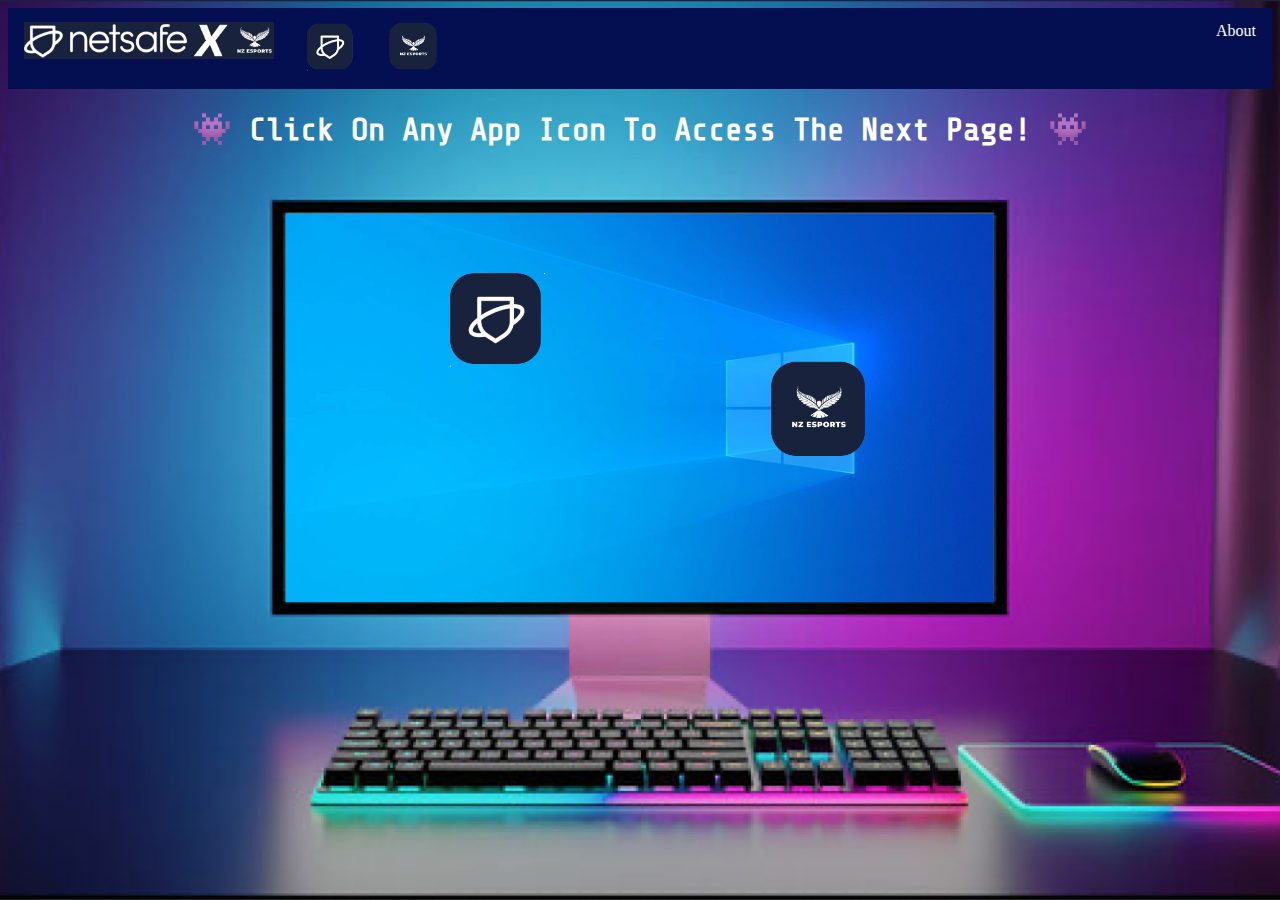
<file: 2024CompSci/index.html>
<!DOCTYPE html>

<html lang="en-eu">
    <head>
        <meta charset="utf-8">
        <meta http-equiv="X-UA-Compatible" content="IE=edge">
        <title>Netsafe X Esports</title>
        <meta name="description" content="">
        <meta name="viewport" content="width=device-width, initial-scale=1">
        <link rel="stylesheet" href="index.css">
        <link rel="stylesheet" href="index.scss">
        <link rel="stylesheet" href="https://cdn.jsdelivr.net/npm/bootstrap@5.3.2/dist/css/bootstrap.min.css" integrity="sha384-T3c6CoIi6uLrA9TneNEoa7RxnatzjcDSCmG1MXxSR1GAsXEV/Dwwykc2MPK8M2HN" crossorigin="anonymous">
        <script src="https://cdn.jsdelivr.net/npm/bootstrap@5.3.2/dist/js/bootstrap.min.js" integrity="sha384-BBtl+eGJRgqQAUMxJ7pMwbEyER4l1g+O15P+16Ep7Q9Q+zqX6gSbd85u4mG4QzX+" crossorigin="anonymous"></script>
        <script src="https://code.jquery.com/jquery-3.7.1.js" integrity="sha256-eKhayi8LEQwp4NKxN+CfCh+3qOVUtJn3QNZ0TciWLP4=" crossorigin="anonymous"></script>
        <script src="https://cdn.jsdelivr.net/npm/bootstrap@5.3.2/dist/js/bootstrap.bundle.min.js" integrity="sha384-C6RzsynM9kWDrMNeT87bh95OGNyZPhcTNXj1NW7RuBCsyN/o0jlpcV8Qyq46cDfL" crossorigin="anonymous"></script>
        <link rel="preconnect" href="https://fonts.gstatic.com" crossorigin>
        <link href="https://fonts.googleapis.com/css2?family=Jersey+10&display=swap" rel="stylesheet">
        <link rel="stylesheet" href="https://cdn.jsdelivr.net/npm/bootstrap@5.3.2/dist/css/bootstrap.min.css" integrity="sha384-T3c6CoIi6uLrA9TneNEoa7RxnatzjcDSCmG1MXxSR1GAsXEV/Dwwykc2MPK8M2HN" crossorigin="anonymous">
        <script src="https://cdn.jsdelivr.net/npm/bootstrap@5.3.2/dist/js/bootstrap.min.js" integrity="sha384-BBtl+eGJRgqQAUMxJ7pMwbEyER4l1g+O15P+16Ep7Q9Q+zqX6gSbd85u4mG4QzX+" crossorigin="anonymous"></script>
        <script src="https://code.jquery.com/jquery-3.7.1.js" integrity="sha256-eKhayi8LEQwp4NKxN+CfCh+3qOVUtJn3QNZ0TciWLP4=" crossorigin="anonymous"></script>
        <script src="https://cdn.jsdelivr.net/npm/bootstrap@5.3.2/dist/js/bootstrap.bundle.min.js" integrity="sha384-C6RzsynM9kWDrMNeT87bh95OGNyZPhcTNXj1NW7RuBCsyN/o0jlpcV8Qyq46cDfL" crossorigin="anonymous"></script>
        <link rel="preconnect" href="https://fonts.googleapis.com">
        <link rel="preconnect" href="https://fonts.gstatic.com" crossorigin>
        <link href="https://fonts.googleapis.com/css2?family=Jersey+25&family=Share+Tech+Mono&display=swap" rel="stylesheet">
        
        
    </head>

    
    <body>

      <ul>
        <li><a href="index.html"><img src="team.png" alt="" id="teamicon"></a></li>
        <li><a href="netsafe.html"><img src="netsafeicon.png" alt="" id="neticon"></a></li>
        <li><a href="esport.html"><img src="esportsicon.png" alt="" id="sporticon"></a></li>
        <li style="float:right"><a class="active" href="#about">About</a></li>
      </ul>
      <h1 id="instructions">&#128126; Click On Any App Icon To Access The Next Page! &#128126;</h1>
          
        <div class="containter-fluid" id="appicon1">
        <a href="netsafe.html">
            <img src="netsafeicon.png" alt="" id="netsafe">
       </a>
        </div>
    <div class="containter-fluid" id="appicon2">
        <a href="esport.html">
            <img src="esportsicon.png" alt="" id="esports">
        </a>
    
    </div>
       
     
    </body>
</html>
</file>
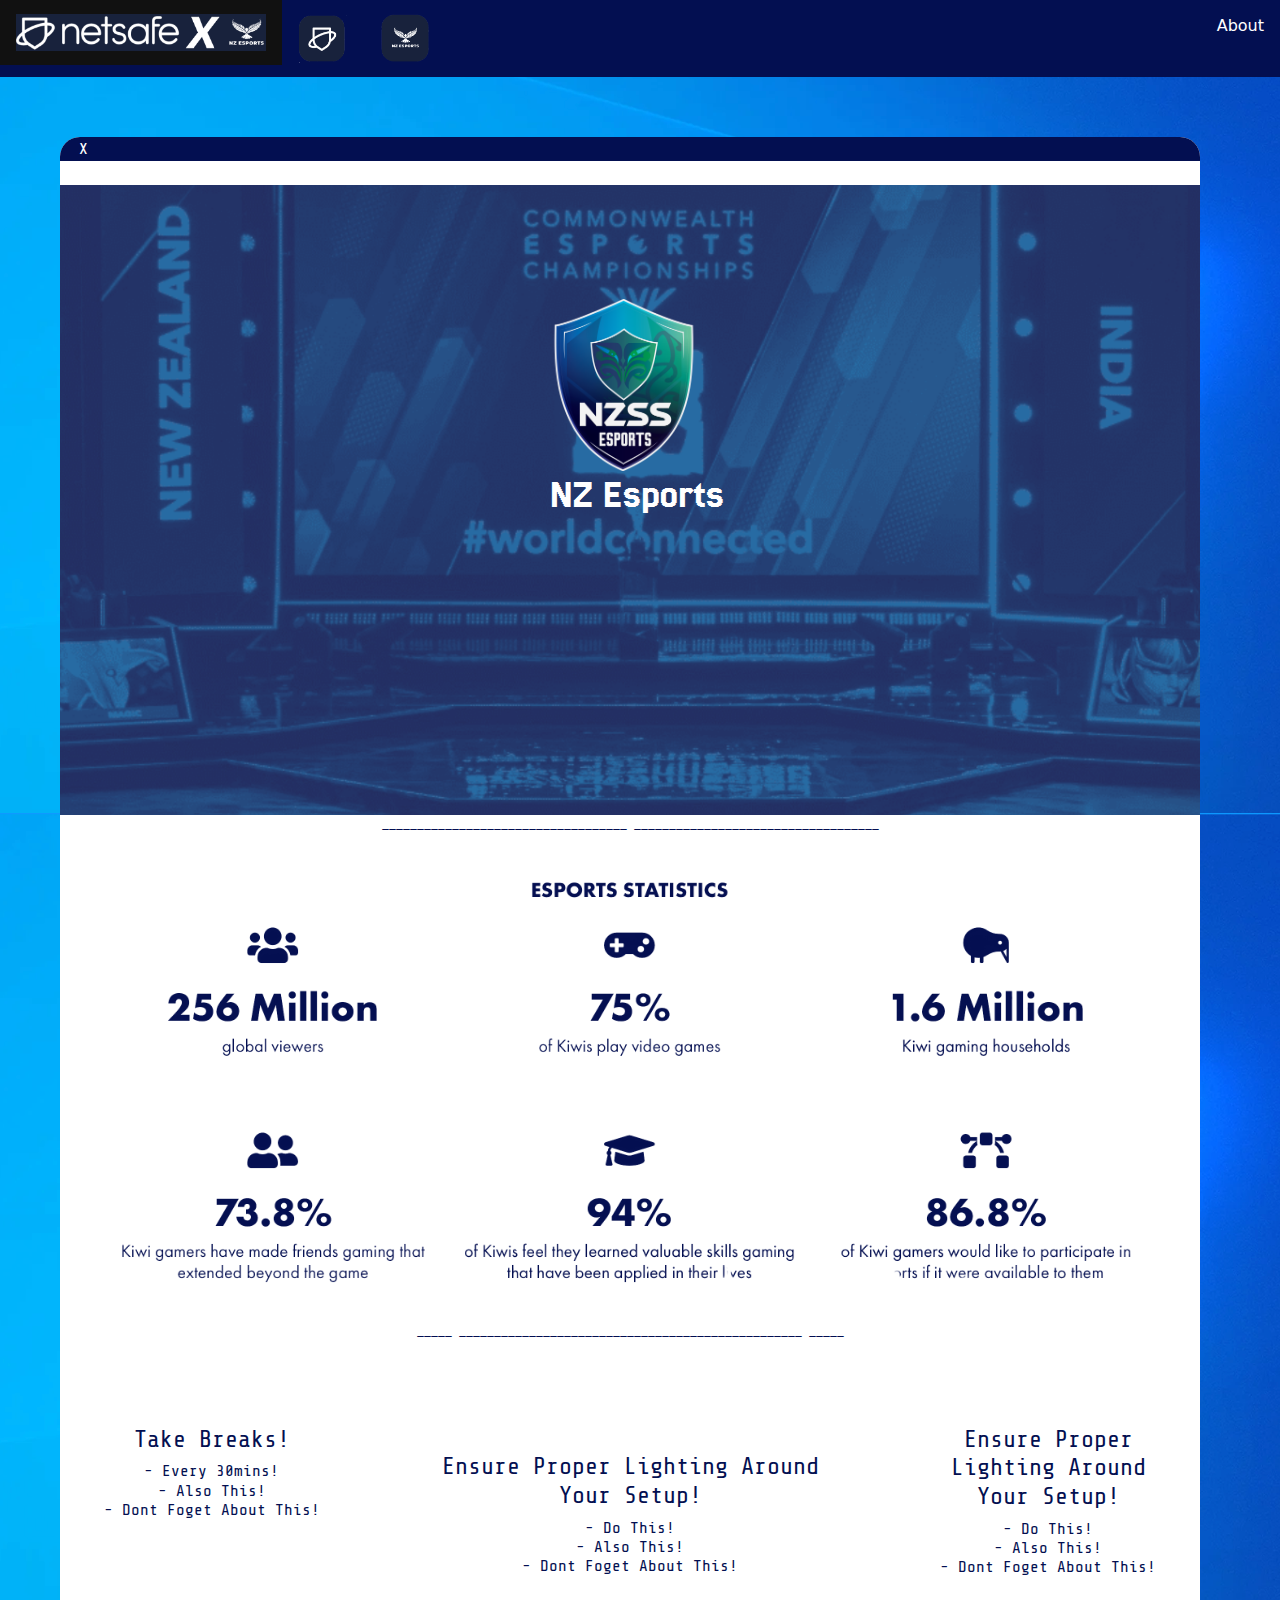
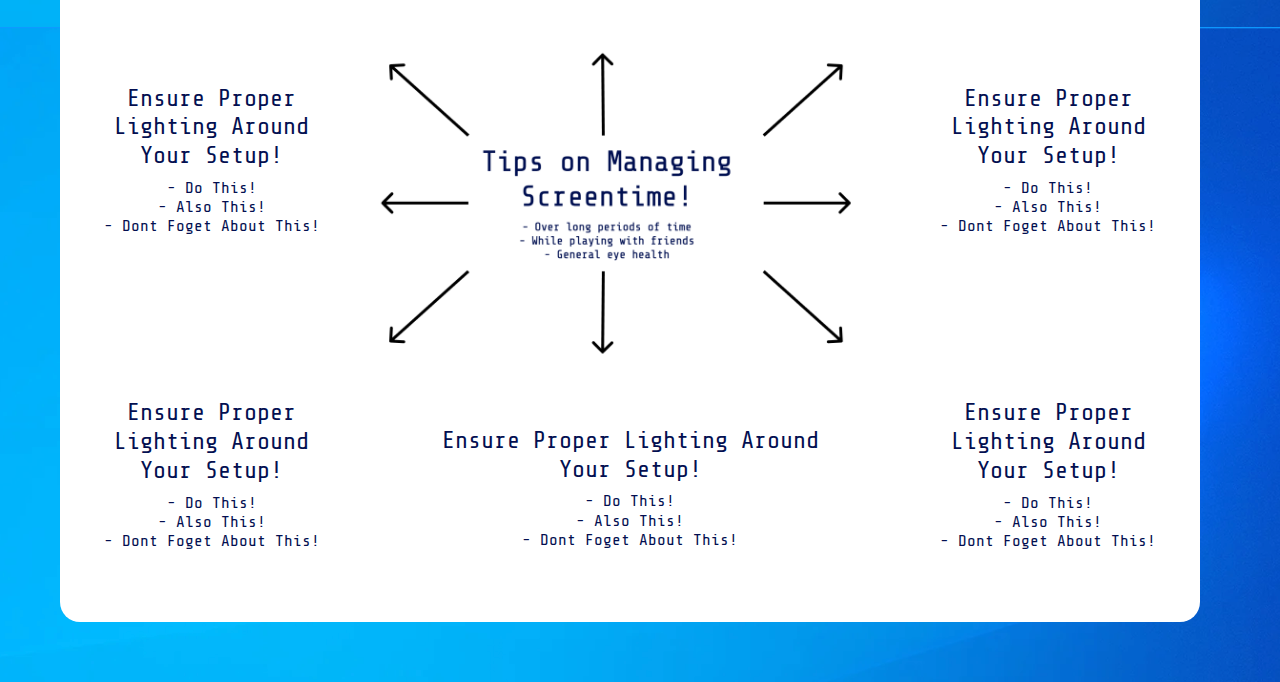
<file: 2024CompSci/esport.html>
<!DOCTYPE html>

<html lang="eu">
    <head>
        <meta charset="utf-8">
        <meta http-equiv="X-UA-Compatible" content="IE=edge">
        <title>Esports</title>
        <meta name="description" content="">
        <meta name="viewport" content="width=device-width, initial-scale=1">
        <link rel="stylesheet" href="bootstrap.css">
        <link rel="stylesheet" href="https://cdn.jsdelivr.net/npm/bootstrap@5.3.2/dist/css/bootstrap.min.css" integrity="sha384-T3c6CoIi6uLrA9TneNEoa7RxnatzjcDSCmG1MXxSR1GAsXEV/Dwwykc2MPK8M2HN" crossorigin="anonymous">
        <script src="https://cdn.jsdelivr.net/npm/bootstrap@5.3.2/dist/js/bootstrap.min.js" integrity="sha384-BBtl+eGJRgqQAUMxJ7pMwbEyER4l1g+O15P+16Ep7Q9Q+zqX6gSbd85u4mG4QzX+" crossorigin="anonymous"></script>
        <script src="https://code.jquery.com/jquery-3.7.1.js" integrity="sha256-eKhayi8LEQwp4NKxN+CfCh+3qOVUtJn3QNZ0TciWLP4=" crossorigin="anonymous"></script>
        <script src="https://cdn.jsdelivr.net/npm/bootstrap@5.3.2/dist/js/bootstrap.bundle.min.js" integrity="sha384-C6RzsynM9kWDrMNeT87bh95OGNyZPhcTNXj1NW7RuBCsyN/o0jlpcV8Qyq46cDfL" crossorigin="anonymous"></script>
        <link rel="preconnect" href="https://fonts.googleapis.com">
        <link rel="preconnect" href="https://fonts.gstatic.com" crossorigin>
        <link href="https://fonts.googleapis.com/css2?family=Chakra+Petch:ital,wght@0,300;0,400;0,500;0,600;0,700;1,300;1,400;1,500;1,600;1,700&family=Jersey+10&display=swap" rel="stylesheet">
        <link rel="preconnect" href="https://fonts.googleapis.com">
        <link rel="preconnect" href="https://fonts.gstatic.com" crossorigin>
        <link href="https://fonts.googleapis.com/css2?family=Jersey+25&display=swap" rel="stylesheet">
        <link rel="preconnect" href="https://fonts.googleapis.com">
        <link rel="preconnect" href="https://fonts.gstatic.com" crossorigin>
        <link href="https://fonts.googleapis.com/css2?family=Jersey+25&family=Share+Tech+Mono&display=swap" rel="stylesheet">

        
    </head>

    <body id="body">


    <ul>
      <li><a href="index.html"><img src="team.png" alt="" id="teamicon"></a></li>
      <li><a href="netsafe.html"><img src="netsafeicon.png" alt="" id="neticon"></a></li>
      <li><a href="esport.html"><img src="esportsicon.png" alt="" id="sporticon"></a></li>
      <li style="float:right"><a class="active" href="#about">About</a></li>
    </ul>
     
       
       <div class="container" id="left">
        <div id="icon">X</div> <br>
        <div class="parralax">
          <div class="container" id="logo">
            <img src="BigLogo.png" alt="" width="150">
            <br>
            <h1 id="esports4">NZ Esports</h1>
        </div>
      </div>
      <div class="container" id="statistics">___________________________________ ___________________________________<br><br><img src="stats1.png" width="100" alt="" id="stats"> <br>_____ _________________________________________________ _____<br><br><br></div>

      
        <div class="grid-container">
          <div class="grid-item" id="item1"><h4 id="h2">Take Breaks!</h4><h6 id="h5">- Every 30mins!<br>- Also This!<br>- Dont Foget About This!<br></h6>
          </div>
          <div class="grid-item"><h4>Ensure Proper Lighting Around Your Setup!</h4><h6>- Do This!<br>- Also This!<br>- Dont Foget About This!<br></h6></div>
          <div class="grid-item"><h4>Ensure Proper Lighting Around Your Setup! </h4><h6>- Do This!<br>- Also This!<br>- Dont Foget About This!<br></h6></div>
          <div class="grid-item"><h4>Ensure Proper Lighting Around Your Setup!</h4><h6>- Do This!<br>- Also This!<br>- Dont Foget About This!<br></h6></div>
          <div class="grid-item" id="advice"><img src="tips.png" alt="" id="tips"></div>
          <div class="grid-item"><h4>Ensure Proper Lighting Around Your Setup!</h4><h6>- Do This!<br>- Also This!<br>- Dont Foget About This!<br></h6></div>
          <div class="grid-item"><h4>Ensure Proper Lighting Around Your Setup!</h4><h6>- Do This!<br>- Also This!<br>- Dont Foget About This!<br></h6></div>
          <div class="grid-item"><h4>Ensure Proper Lighting Around Your Setup!</h4><h6>- Do This!<br>- Also This!<br>- Dont Foget About This!<br></h6></div>
          <div class="grid-item"><h4>Ensure Proper Lighting Around Your Setup!</h4><h6>- Do This!<br>- Also This!<br>- Dont Foget About This!<br></h6></div>
        
        </div>
      </div>
    

       

    </body>
</html>
</file>
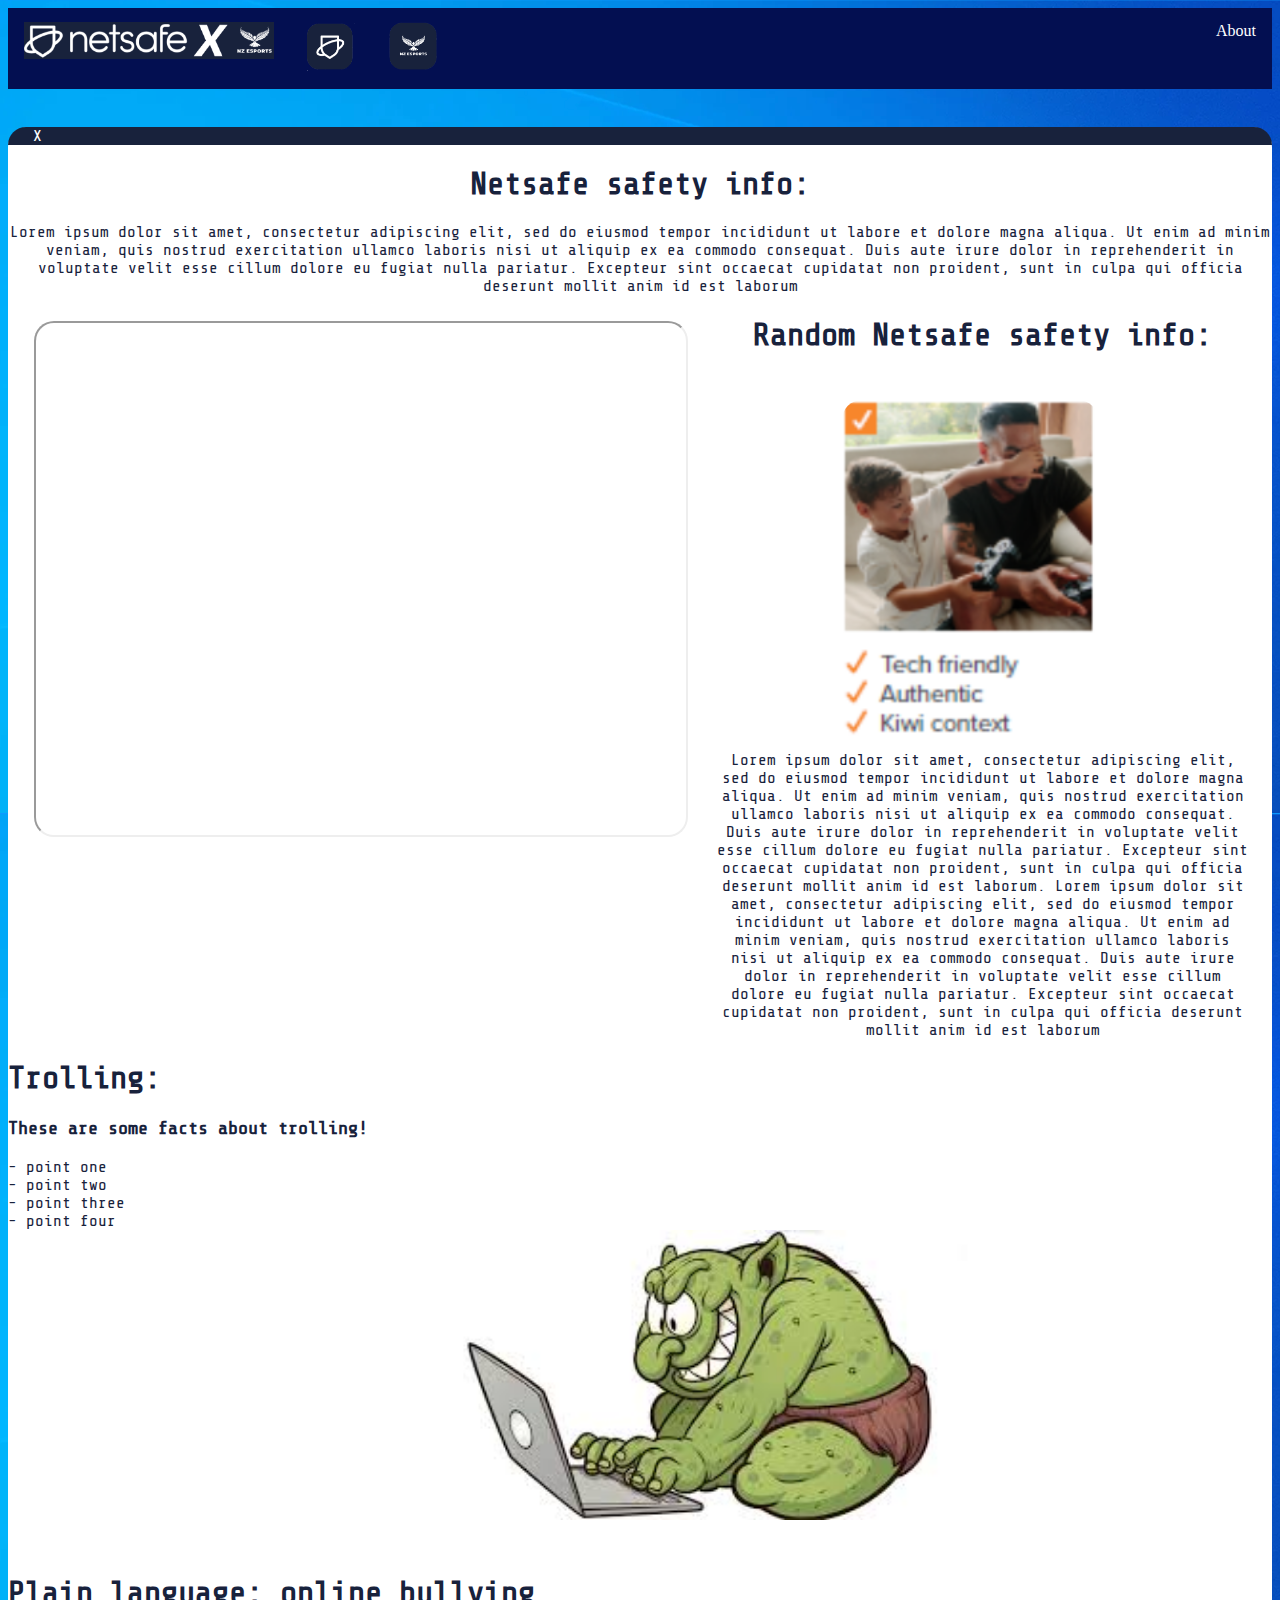
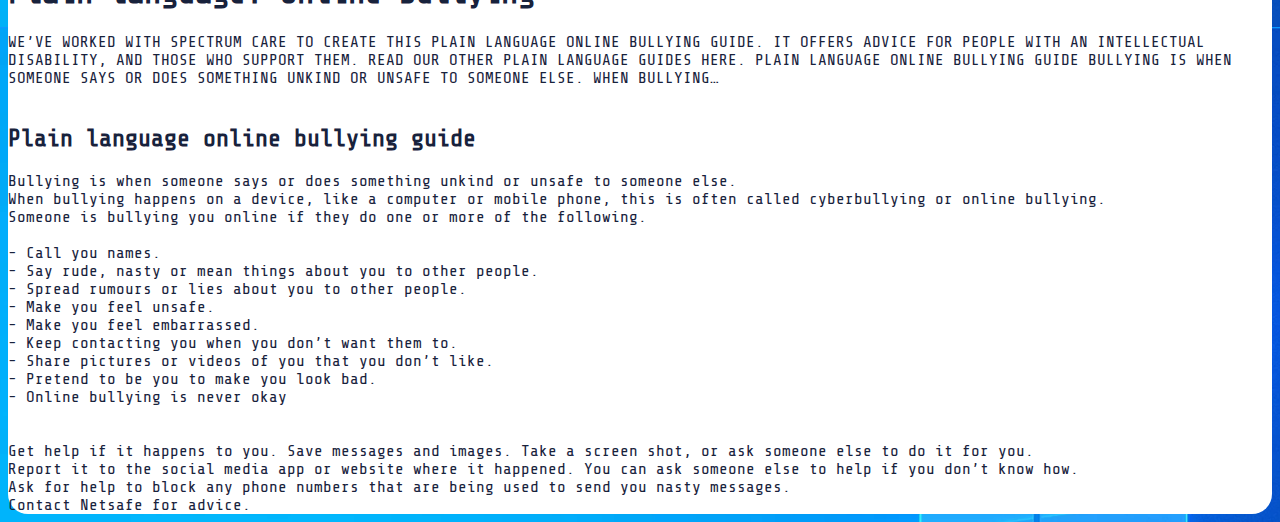
<file: 2024CompSci/netsafe.html>
<!DOCTYPE html>

<html lang="en">
    <head>

        <meta charset="utf-8">
        <meta http-equiv="X-UA-Compatible" content="IE=edge">
        <title>Netsafe</title>
        <meta name="description" content="">
        <meta name="viewport" content="width=device-width, initial-scale=1">
        <link rel="stylesheet" href="netsafe.css">
        <link rel="preconnect" href="https://fonts.googleapis.com">
        <link rel="preconnect" href="https://fonts.gstatic.com" crossorigin>
        <link href="https://fonts.googleapis.com/css2?family=Jersey+10&display=swap" rel="stylesheet">
        <link rel="stylesheet" href="https://cdn.jsdelivr.net/npm/bootstrap@5.3.2/dist/css/bootstrap.min.css" integrity="sha384-T3c6CoIi6uLrA9TneNEoa7RxnatzjcDSCmG1MXxSR1GAsXEV/Dwwykc2MPK8M2HN" crossorigin="anonymous">
        <script src="https://cdn.jsdelivr.net/npm/bootstrap@5.3.2/dist/js/bootstrap.min.js" integrity="sha384-BBtl+eGJRgqQAUMxJ7pMwbEyER4l1g+O15P+16Ep7Q9Q+zqX6gSbd85u4mG4QzX+" crossorigin="anonymous"></script>
        <script src="https://code.jquery.com/jquery-3.7.1.js" integrity="sha256-eKhayi8LEQwp4NKxN+CfCh+3qOVUtJn3QNZ0TciWLP4=" crossorigin="anonymous"></script>
        <script src="https://cdn.jsdelivr.net/npm/bootstrap@5.3.2/dist/js/bootstrap.bundle.min.js" integrity="sha384-C6RzsynM9kWDrMNeT87bh95OGNyZPhcTNXj1NW7RuBCsyN/o0jlpcV8Qyq46cDfL" crossorigin="anonymous"></script>
        <link rel="preconnect" href="https://fonts.googleapis.com">
        <link rel="preconnect" href="https://fonts.gstatic.com" crossorigin>
        <link href="https://fonts.googleapis.com/css2?family=Jersey+25&family=Share+Tech+Mono&display=swap" rel="stylesheet">
        
    </head>
  
    
  
  <body id="body">

    <ul>
      <li><a href="index.html"><img src="team.png" alt="" id="teamicon"></a></li>
      <li><a href="netsafe.html"><img src="netsafeicon.png" alt="" id="neticon"></a></li>
      <li><a href="esport.html"><img src="esportsicon.png" alt="" id="sporticon"></a></li>
      <li style="float:right"><a class="active" href="#about">About</a></li>
    </ul>


      <div class="container" id="center">
        <div id="icon">X</div>
        <div class="grid-container">
          <div class="grid-item" id="item1"><h1> Netsafe safety info: </h1>
            Lorem ipsum dolor sit amet, consectetur adipiscing elit, sed do eiusmod tempor incididunt ut labore et dolore magna aliqua. 
            Ut enim ad minim veniam, quis nostrud exercitation ullamco laboris nisi ut aliquip ex ea commodo consequat. 
            Duis aute irure dolor in reprehenderit in voluptate velit esse cillum dolore eu fugiat nulla pariatur. 
            Excepteur sint occaecat cupidatat non proident, sunt in culpa qui officia deserunt mollit anim id est laborum </div>
          <div class="grid-item" id="item5"> <h1>Random Netsafe safety info: </h1> <div class="wrap" id="happy"><img src="happy.png" id="superhappy" alt=""></div>
            Lorem ipsum dolor sit amet, consectetur adipiscing elit, sed do eiusmod tempor incididunt ut labore et dolore magna aliqua. 
            Ut enim ad minim veniam, quis nostrud exercitation ullamco laboris nisi ut aliquip ex ea commodo consequat. 
            Duis aute irure dolor in reprehenderit in voluptate velit esse cillum dolore eu fugiat nulla pariatur. 
            Excepteur sint occaecat cupidatat non proident, sunt in culpa qui officia deserunt mollit anim id est laborum. Lorem ipsum dolor sit amet, consectetur adipiscing elit, sed do eiusmod tempor incididunt ut labore et dolore magna aliqua. 
            Ut enim ad minim veniam, quis nostrud exercitation ullamco laboris nisi ut aliquip ex ea commodo consequat. 
            Duis aute irure dolor in reprehenderit in voluptate velit esse cillum dolore eu fugiat nulla pariatur. 
            Excepteur sint occaecat cupidatat non proident, sunt in culpa qui officia deserunt mollit anim id est laborum  </div>
          <div class="grid-item" id="item7"><iframe src="https://www.youtube.com/embed/jJdHKqs_pi8?list=PL4twzw4BAfFFVS9O4lhru3AWOh06MEAhj&autoplay=1&controls=0"></iframe></div>
          <div class="grid-item"></div>
          <div class="grid-item"></div>
          <div class="grid-item"></div>
          <div class="grid-item"></div>
          <div class="grid-item"></div>
          <div class="grid-item"></div>
        </div>
     
        <div class="container" id="trolling">
        <h1 id="trolling1">Trolling:</h1>
        <h3>These are some facts about trolling!</h3>
       
        - point one<br> 
        - point two<br>
        - point three<br>
        - point four<br>
        <img src="goblin.jpeg" id="troll" alt="">
      </div>

      <h1 id="plain">Plain language: online bullying</h1>

      WE’VE WORKED WITH SPECTRUM CARE TO CREATE THIS PLAIN LANGUAGE ONLINE BULLYING GUIDE. 
      IT OFFERS ADVICE FOR PEOPLE WITH AN INTELLECTUAL DISABILITY, AND THOSE WHO SUPPORT THEM. 
      READ OUR OTHER PLAIN LANGUAGE GUIDES HERE. 
      PLAIN LANGUAGE ONLINE BULLYING GUIDE BULLYING IS WHEN SOMEONE SAYS OR DOES SOMETHING UNKIND OR UNSAFE TO SOMEONE ELSE. 
      WHEN BULLYING… <br><br>

      <h2>Plain language online bullying guide</h2>

      Bullying is when someone says or does something unkind or unsafe to someone else. <br>
      
      When bullying happens on a device, like a computer or mobile phone, this is often called cyberbullying or online bullying. <br>
      
      Someone is bullying you online if they do one or more of the following. <br><br>
      
       - Call you names.<br>
       - Say rude, nasty or mean things about you to other people.<br>
       - Spread rumours or lies about you to other people.<br>
       - Make you feel unsafe.<br>
       - Make you feel embarrassed.<br>
       - Keep contacting you when you don’t want them to.<br>
       - Share pictures or videos of you that you don’t like.<br>
       - Pretend to be you to make you look bad.<br>
       - Online bullying is never okay<br>
       <br><br>

      Get help if it happens to you.
      
      Save messages and images. Take a screen shot, or ask someone else to do it for you.<br>
      Report it to the social media app or website where it happened. You can ask someone else to help if you don’t know how.<br>
      Ask for help to block any phone numbers that are being used to send you nasty messages.<br>
      Contact Netsafe for advice.<br>
      



    </div>


        

  </body>
</html>
</file>
<file: 2024CompSci/index.css>
body {
    background: url('computer.png');
  background-size: cover;
  background-position: center;
  background-attachment: fixed;
}

#appicon2 {
   position: absolute; left: 60%; top: 40%;
 
   
}

#appicon1 {
   position: absolute; left: 35%; top: 30%;
  
}

button {

   background: transparent;
   border: none;
   font-size:0;
}

#buttonhome {
   background: transparent;
   border: none;
   font-size:0;

}



 ul {
   list-style-type: none;
   margin: 0;
   padding: 0;
   overflow: hidden;
   background-color: #030f51;
 }
 
 li {
   float: left;
 }
 
 li a {
   display: block;
   color: white;
   text-align: center;
   padding: 14px 16px;
   text-decoration: none;
 }
 
 /* Change the link color to #111 (black) on hover */


#instructions {
   color: white;
   text-align: center;
   font-family: "Share Tech Mono", monospace;
  font-weight: 900;
  font-style: normal;
   font-size: 2.5vw;
}

#teamicon {
   width: 250px;
}

#neticon {
   width: 50px;
}

#sporticon {
   width: 50px;
}

#netsafe {
   width: 100px;
}

#esports {
   width: 100px;
}
</file>
<file: 2024CompSci/netsafe.css>
@media only screen and (max-width: 600px) {

}

/* Small devices (portrait tablets and large phones, 600px and up) */
@media only screen and (min-width: 600px) {}

@media only screen and (min-width: 700px) {}


/* Medium devices (landscape tablets, 768px and up) */
@media only screen and (min-width: 768px) {}

@media only screen and (min-width: 850px) {}

@media only screen and (min-width: 900px) {}

/* Large devices (laptops/desktops, 992px and up) */
@media only screen and (min-width: 992px) {}

@media only screen and (min-width: 1100px) {}

/* Extra large devices (large laptops and desktops, 1200px and up) */
@media only screen and (min-width: 1200px) {}



 
  ul {
    list-style-type: none;
    margin: 0;
    padding: 0;
    overflow: hidden;
    background-color: #030f51;
  }
  
  li {
    float: left;
  }
  
  li a {
    display: block;
    color: white;
    text-align: center;
    padding: 14px 16px;
    text-decoration: none;
  }
  
  /* Change the link color to #111 (black) on hover */
  li a:hover {
    background-color: #111;
  }


#body {
    background-color: #42474f;
    background: url(windowsbg.png);
}

#center {
    background-color: white;
    margin-top: 3%;
    font-family: "Share Tech Mono", monospace;
    font-weight: 400;
    font-style: normal;
    font-size: 100%;
    color: #18223c;
    padding: 0px;
    border-radius: 20px;
}

#icon {
    background-color: #18223c;
    border-top-left-radius: 20px;
    border-top-right-radius: 20px;
    color: white;
    padding-left: 2%;

}


iframe {
    padding-left: 10px;
    margin-bottom: 20px;
    width: 50vw;
    height: 40vw;
    border-radius: 20px;
    margin: 2vw;
}



.grid-container {
    display: grid;
    grid-template-columns: auto auto auto;
    height: 100%;
    width: 100%;
    padding-right: 1px;
  }
  .grid-item {
    font-size: 100%;
    text-align: center;

  }

  #item1 {
        grid-column-start: 1;
        grid-column-end: 3;
        text-wrap: wrap;
  }

  #item5 {
    grid-column-start: 2;
    grid-column-end: 3;
    padding-right: 20px;
    text-wrap: wrap;
  }

  #item7 {
    grid-row-start: 2;
    grid-column-start: 1;
  }

  
  #troll {
    margin-left: 30%;
    border-radius: 20px;
    margin-bottom: 4px;
    width: 50%;
  }

 #superhappy {
    border-radius: 20px;
    margin-right: 2vw;
    margin-top: 2vw;
    width: 20vw;

 }


  #plain {
    padding-top: 2vw;
  }

  #teamicon {
    width: 250px;
 }
 
 #neticon {
    width: 50px;
 }
 
 #sporticon {
    width: 50px;
 }
</file>
